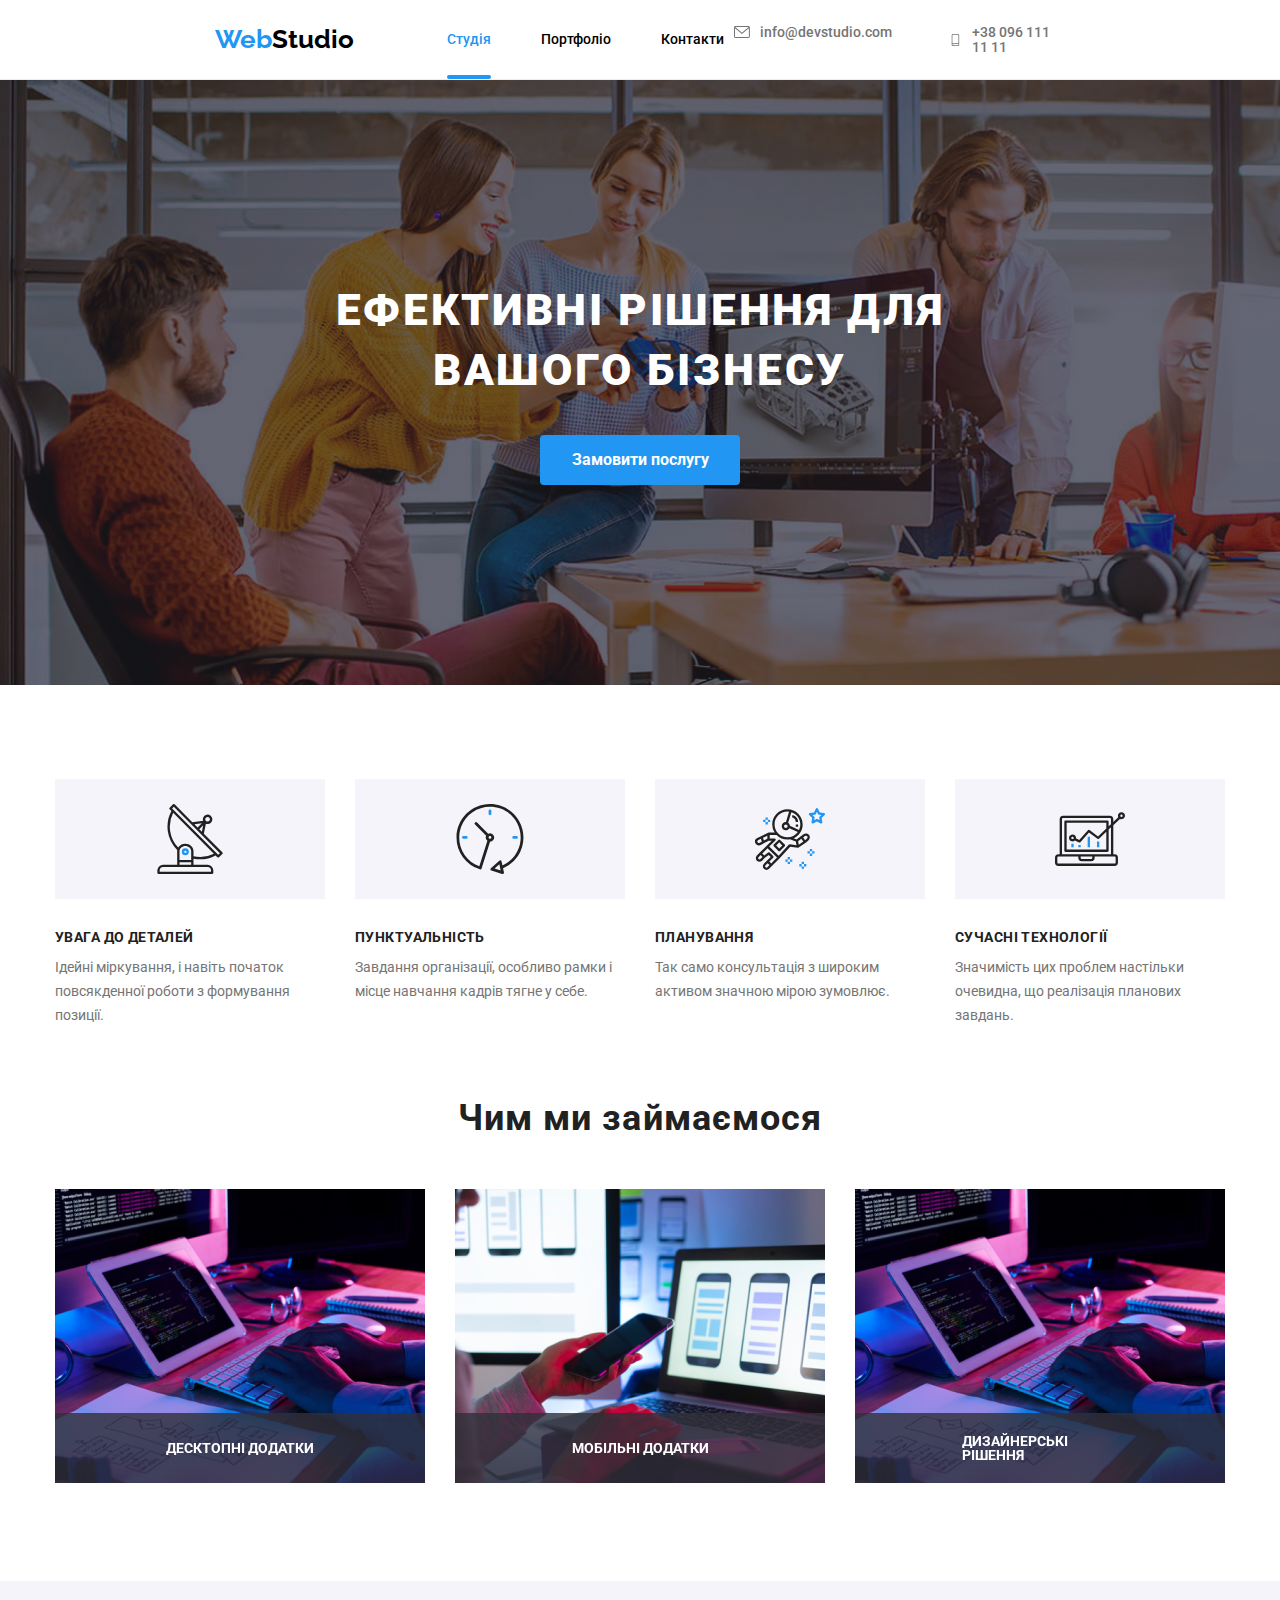
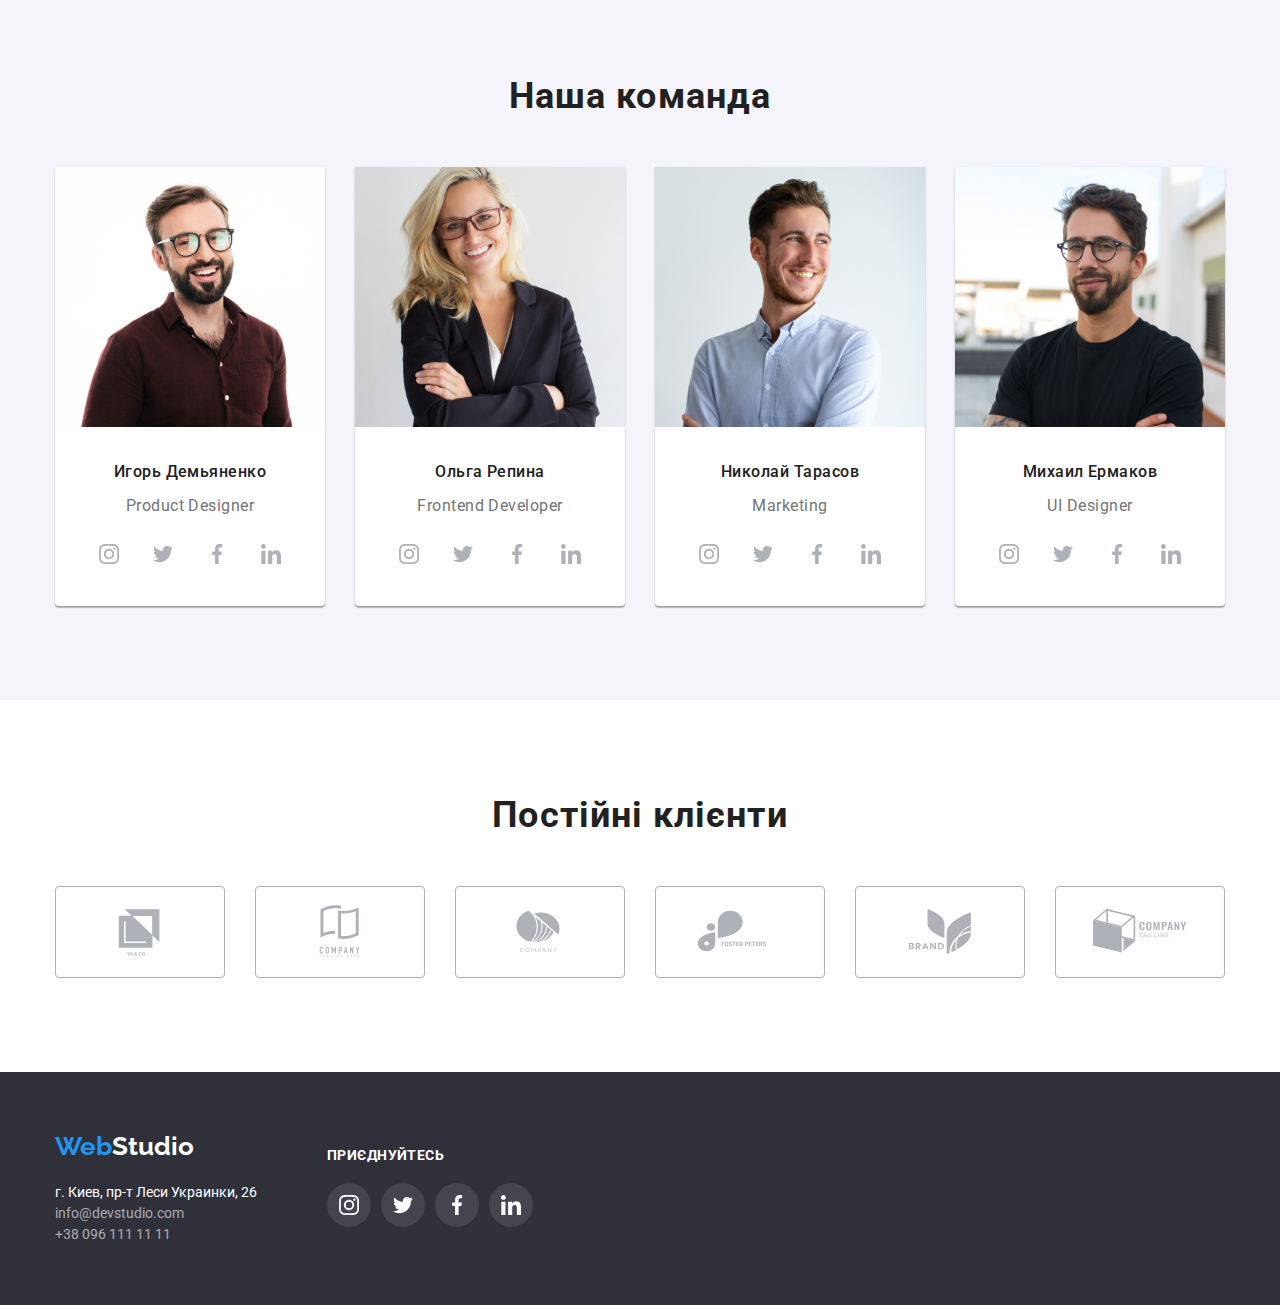
<file: index.html>
<!DOCTYPE html>
<html lang="ru">
  <head>
    <meta charset="UTF-8" />
    <meta http-equiv="X-UA-Compatible" content="IE=edge" />
    <meta name="viewport" content="width=device-width, initial-scale=1.0" />

    <link rel="preconnect" href="https://fonts.googleapis.com" />
    <link rel="preconnect" href="https://fonts.gstatic.com" crossorigin />
    <link
      href="https://fonts.googleapis.com/css2?family=Raleway:wght@400;500;700;900&family=Roboto:wght@500;700;900&display=swap"
      rel="stylesheet"
    />
    <link
      href="https://fonts.googleapis.com/css2?family=Raleway:wght@400;500;700;900&family=Roboto"
      rel="stylesheet"
    />
    <link
      rel="stylesheet"
      href="https://cdn.jsdelivr.net/npm/modern-normalize@1.1.0/modern-normalize.min.css"
    />

    <link rel="stylesheet" href="./css/style.css" />
    <title>MainPage</title>
  </head>
  <body>
    <!-- H E A D E R -->
    <header class="page-header-container">
      <nav class="page-nav">
        <a href="" class="logo">Web<span>Studio</span></a>
        <ul class="site-nav1">
          <li>
            <a href="./index.html" class="site-nav current">Студія</a>
          </li>
          <li>
            <a href="./portfolio.html" class="site-nav">Портфоліо</a>
          </li>
          <!-- <li class="menu-item"> -->
          <li><a href="" class="site-nav">Контакти</a></li>
        </ul>
        <ul class="contact-nav">
          <li class="contact-items">
            <a href="mailto:info@devstudio.com" class="site-nav-contact-header">
              <svg class="header-links-svg" width="16" height="12">
                <use href="./img/sprite.svg#icon-envelope"></use>
              </svg>
              info@devstudio.com</a
            >
          </li>
          <li class="contact-items">
            <a href="tel:0961111111" class="site-nav-contact-header tel">
              <svg class="header-links-svg" width="16" height="12">
                <use href="./img/sprite.svg#icon-smartphone"></use>
              </svg>
              +38 096 111 11 11</a
            >
          </li>
        </ul>
      </nav>
    </header>
    <main>
      <!-- H E R O -->
      <section>
        <div class="HERO">
          <!-- <div class="container-hero"> -->
          <h1 class="mainhead">Ефективні рішення для вашого бізнесу</h1>
          <!-- </button> -->
          <button data-modal-open class="buttons-head-main">
            Замовити послугу
          </button>
          <!-- MODALKA -->
          <div class="backdrop is-hidden" data-modal>
            <div class="modal">
              <button data-modal-close class="data-modal-close-button">
                <svg width="18" height="18">
                  <use href="./img/sprite.svg#icon-close-modal"></use>
                </svg>
              </button>
            </div>
          </div>

          <!-- </button> -->
        </div>
      </section>
      <!-- P E R E V A G I -->
      <section class="section pading-boton-0">
        <div class="container">
          <h2 class="visually-hidden">преимущества</h2>
          <ul class="all-perevagi">
            <li class="perevaga">
              <div class="perevaga-svg">
                <svg width="70" height="70">
                  <use href="./img/sprite.svg#icon-antenna"></use>
                </svg>
              </div>

              <h3 class="h3main-page">УВАГА ДО ДЕТАЛЕЙ</h3>
              <p class="p-mainpage">
                Ідейні міркування, і навіть початок повсякденної роботи з
                формування позиції.
              </p>
            </li>

            <li class="perevaga">
              <div class="perevaga-svg">
                <svg width="70" height="70">
                  <use href="./img/sprite.svg#icon-clock"></use>
                </svg>
              </div>
              <h3 class="h3main-page">ПУНКТУАЛЬНІСТЬ</h3>
              <p class="p-mainpage">
                Завдання організації, особливо рамки і місце навчання кадрів
                тягне у себе.
              </p>
            </li>

            <li class="perevaga">
              <div class="perevaga-svg">
                <svg width="70" height="70">
                  <use href="./img/sprite.svg#icon-astronaut"></use>
                </svg>
              </div>
              <h3 class="h3main-page">ПЛАНУВАННЯ</h3>
              <p class="p-mainpage">
                Так само консультація з широким активом значною мірою зумовлює.
              </p>
            </li>

            <li class="perevaga">
              <div class="perevaga-svg">
                <svg width="70" height="70">
                  <use href="./img/sprite.svg#icon-diagram"></use>
                </svg>
              </div>
              <h3 class="h3main-page">СУЧАСНІ ТЕХНОЛОГІЇ</h3>
              <p class="p-mainpage">
                Значимість цих проблем настільки очевидна, що реалізація
                планових завдань.
              </p>
            </li>
          </ul>
        </div>
      </section>
      <!-- C H I M  M I Z A U M A E M O S  -->
      <section class="section">
        <div class="container">
          <h2 class="h2-mainpage">Чим ми займаємося</h2>

          <ul class="what_we_doing">
            <li class="menu-item-1">
              <img src="./img/box_1.jpeg" width="370" alt="box1" />
              <p class="overlay-what_we_doing">ДЕСКТОПНІ ДОДАТКИ</p>
            </li>
            <li class="menu-item-1">
              <img src="./img/box_2.jpeg" width="370" alt="box2" />
              <p class="overlay-what_we_doing">МОБІЛЬНІ ДОДАТКИ</p>
            </li>
            <li class="menu-item-1">
              <img src="./img/box_1.jpeg" width="370" alt="box3" />
              <p class="overlay-what_we_doing">ДИЗАЙНЕРСЬКІ РІШЕННЯ</p>
            </li>
          </ul>
        </div>
      </section>

      <!-- C O M A N D A -->
      <section class="team section">
        <!-- div що описує весь section comandi -->
        <div class="container">
          <h2 class="h2-mainpage">Наша команда</h2>

          <ul class="what_we_doing">
            <li>
              <div class="card">
                <img
                  class="img"
                  src="./img/team_card1.jpg"
                  width="270"
                  alt="Фото Игоря Демьяненко "
                />
                <div class="posterr">
                  <h3 class="h3titleposter">Игорь Демьяненко</h3>
                  <p lang="en" class="opisposter">Product Designer</p>
                  <ul class="social-list">
                    <li>
                      <a href="" class="social-link">
                        <svg class="social-icon" width="20" height="20">
                          <use href="./img/sprite.svg#icon-instagram-2"></use>
                        </svg>
                      </a>
                    </li>
                    <li>
                      <a href="" class="social-link">
                        <svg width="20" height="20" class="social-icon">
                          <use href="./img/sprite.svg#icon-twitter-1"></use>
                        </svg>
                      </a>
                    </li>
                    <li>
                      <a href="" class="social-link">
                        <svg width="20" height="20" class="social-icon">
                          <use href="./img/sprite.svg#icon-facebook-1"></use>
                        </svg>
                      </a>
                    </li>
                    <li>
                      <a href="" class="social-link">
                        <svg width="20" height="20" class="social-icon">
                          <use href="./img/sprite.svg#icon-linkedin-1"></use>
                        </svg>
                      </a>
                    </li>
                  </ul>
                </div>
              </div>
            </li>
            <li>
              <div class="card">
                <img
                  class="img"
                  src="./img/team_card2.jpg"
                  width="270"
                  alt="Фото Ольга Репина"
                />
                <div class="posterr">
                  <h3 class="h3titleposter">Ольга Репина</h3>
                  <p lang="en" class="opisposter">Frontend Developer</p>
                  <ul class="social-list">
                    <li>
                      <a href="" class="social-link">
                        <svg class="social-icon" width="20" height="20">
                          <use href="./img/sprite.svg#icon-instagram-2"></use>
                        </svg>
                      </a>
                    </li>
                    <li>
                      <a href="" class="social-link">
                        <svg width="20" height="20" class="social-icon">
                          <use href="./img/sprite.svg#icon-twitter-1"></use>
                        </svg>
                      </a>
                    </li>
                    <li>
                      <a href="" class="social-link">
                        <svg width="20" height="20" class="social-icon">
                          <use href="./img/sprite.svg#icon-facebook-1"></use>
                        </svg>
                      </a>
                    </li>
                    <li>
                      <a href="" class="social-link">
                        <svg width="20" height="20" class="social-icon">
                          <use href="./img/sprite.svg#icon-linkedin-1"></use>
                        </svg>
                      </a>
                    </li>
                  </ul>
                </div>
              </div>
            </li>

            <li>
              <div class="card">
                <img
                  class="img"
                  src="./img/team_card3.jpg"
                  width="270"
                  alt="Фото Николай Тарасов"
                />
                <div class="posterr">
                  <h3 class="h3titleposter">Николай Тарасов</h3>
                  <p lang="en" class="opisposter">Marketing</p>
                  <ul class="social-list">
                    <li>
                      <a href="" class="social-link">
                        <svg class="social-icon" width="20" height="20">
                          <use href="./img/sprite.svg#icon-instagram-2"></use>
                        </svg>
                      </a>
                    </li>
                    <li>
                      <a href="" class="social-link">
                        <svg width="20" height="20" class="social-icon">
                          <use href="./img/sprite.svg#icon-twitter-1"></use>
                        </svg>
                      </a>
                    </li>
                    <li>
                      <a href="" class="social-link">
                        <svg width="20" height="20" class="social-icon">
                          <use href="./img/sprite.svg#icon-facebook-1"></use>
                        </svg>
                      </a>
                    </li>
                    <li>
                      <a href="" class="social-link">
                        <svg width="20" height="20" class="social-icon">
                          <use href="./img/sprite.svg#icon-linkedin-1"></use>
                        </svg>
                      </a>
                    </li>
                  </ul>
                </div>
              </div>
            </li>
            <li>
              <div class="card">
                <img
                  class="img"
                  src="./img/team_card4.jpg"
                  width="270"
                  alt="Фото Михаил Ермаков"
                />
                <div class="posterr">
                  <h3 class="h3titleposter">Михаил Ермаков</h3>
                  <p lang="en" class="opisposter">UI Designer</p>
                  <ul class="social-list">
                    <li>
                      <a href="" class="social-link">
                        <svg width="20" height="20" class="social-icon">
                          <use href="./img/sprite.svg#icon-instagram-2"></use>
                        </svg>
                      </a>
                    </li>
                    <li>
                      <a href="" class="social-link">
                        <svg width="20" height="20" class="social-icon">
                          <use href="./img/sprite.svg#icon-twitter-1"></use>
                        </svg>
                      </a>
                    </li>
                    <li>
                      <a href="" class="social-link">
                        <svg width="20" height="20" class="social-icon">
                          <use href="./img/sprite.svg#icon-facebook-1"></use>
                        </svg>
                      </a>
                    </li>
                    <li>
                      <a href="" class="social-link">
                        <svg width="20" height="20" class="social-icon">
                          <use href="./img/sprite.svg#icon-linkedin-1"></use>
                        </svg>
                      </a>
                    </li>
                  </ul>
                </div>
              </div>
            </li>
          </ul>
        </div>
      </section>

      <!-- C U S T O M E R S -->

      <section class="section">
        <div class="container">
          <h2 class="h2-mainpage">Постійні клієнти</h2>
          <!--what_we_doing універсальний клас для задання gap  -->

          <ul class="what_we_doing">
            <li>
              <a href="" class="bordericon">
                <svg width="106" height="60" class="svg-customer">
                  <use href="./img/sprite.svg#icon-customers-1"></use>
                </svg>
              </a>
            </li>

            <li>
              <a href="" class="bordericon">
                <svg width="106" height="60" class="svg-customer">
                  <use href="./img/sprite.svg#icon-customers-2"></use>
                </svg>
              </a>
            </li>
            <li>
              <a href="" class="bordericon">
                <svg width="106" height="60" class="svg-customer">
                  <use href="./img/sprite.svg#icon-customers-3"></use>
                </svg>
              </a>
            </li>
            <li>
              <a href="" class="bordericon">
                <svg width="106" height="60" class="svg-customer">
                  <use href="./img/sprite.svg#icon-customers-4"></use>
                </svg>
              </a>
            </li>
            <li>
              <a href="" class="bordericon">
                <svg width="106" height="60" class="svg-customer">
                  <use href="./img/sprite.svg#icon-customers-5"></use>
                </svg>
              </a>
            </li>
            <li>
              <a href="" class="bordericon">
                <svg width="106" height="60" class="svg-customer">
                  <use href="./img/sprite.svg#icon-customers-6"></use>
                </svg>
              </a>
            </li>
          </ul>
        </div>
      </section>
    </main>

    <!-- F  O  O  T  E  R  -->
    <footer class="footer">
      <div class="container">
        <!-- <a href="" class="logo_end">Web<span>Studio</span></a> -->
        <ul class="flegap">
          <li>
            <address>
              <a href="./index.html" class="logo_end">Web<span>Studio</span></a>
              <ul>
                <li>
                  <a
                    href="https://goo.gl/maps/dvbGAmBfhwLZCgSV6"
                    target="_blank"
                    rel="noopener noreferrer"
                    class="adress"
                    >г. Киев, пр-т Леси Украинки, 26</a
                  >
                </li>
                <li>
                  <a
                    href="mailto:info@devstudio.com"
                    class="site-nav-contact-footer"
                    >info@devstudio.com</a
                  >
                </li>
                <li>
                  <a href="tel:0961111111" class="site-nav-contact-footer"
                    >+38 096 111 11 11</a
                  >
                </li>
              </ul>
            </address>
          </li>

          <!-- social network -->
          <li>
            <div class="join_in">
              <h3 class="h3foot">ПРИЄДНУЙТЕСЬ</h3>
              <ul class="social-list">
                <li>
                  <a href="" class="social-list-link-footer">
                    <svg width="20" height="20" class="social-link-icon-footer">
                      <use href="./img/sprite.svg#icon-instagram-2"></use>
                    </svg>
                  </a>
                </li>
                <li>
                  <a href="" class="social-list-link-footer">
                    <svg width="20" height="20" class="social-link-icon-footer">
                      <use href="./img/sprite.svg#icon-twitter-1"></use>
                    </svg>
                  </a>
                </li>
                <li>
                  <a href="" class="social-list-link-footer">
                    <svg width="20" height="20" class="social-link-icon-footer">
                      <use href="./img/sprite.svg#icon-facebook-1"></use>
                    </svg>
                  </a>
                </li>
                <li>
                  <a href="" class="social-list-link-footer">
                    <svg width="20" height="20" class="social-link-icon-footer">
                      <use href="./img/sprite.svg#icon-linkedin-1"></use>
                    </svg>
                  </a>
                </li>
              </ul>
            </div>
          </li>
        </ul>
      </div>
    </footer>

    <script src="./JS/modal.js"></script>
  </body>
</html>
</file>
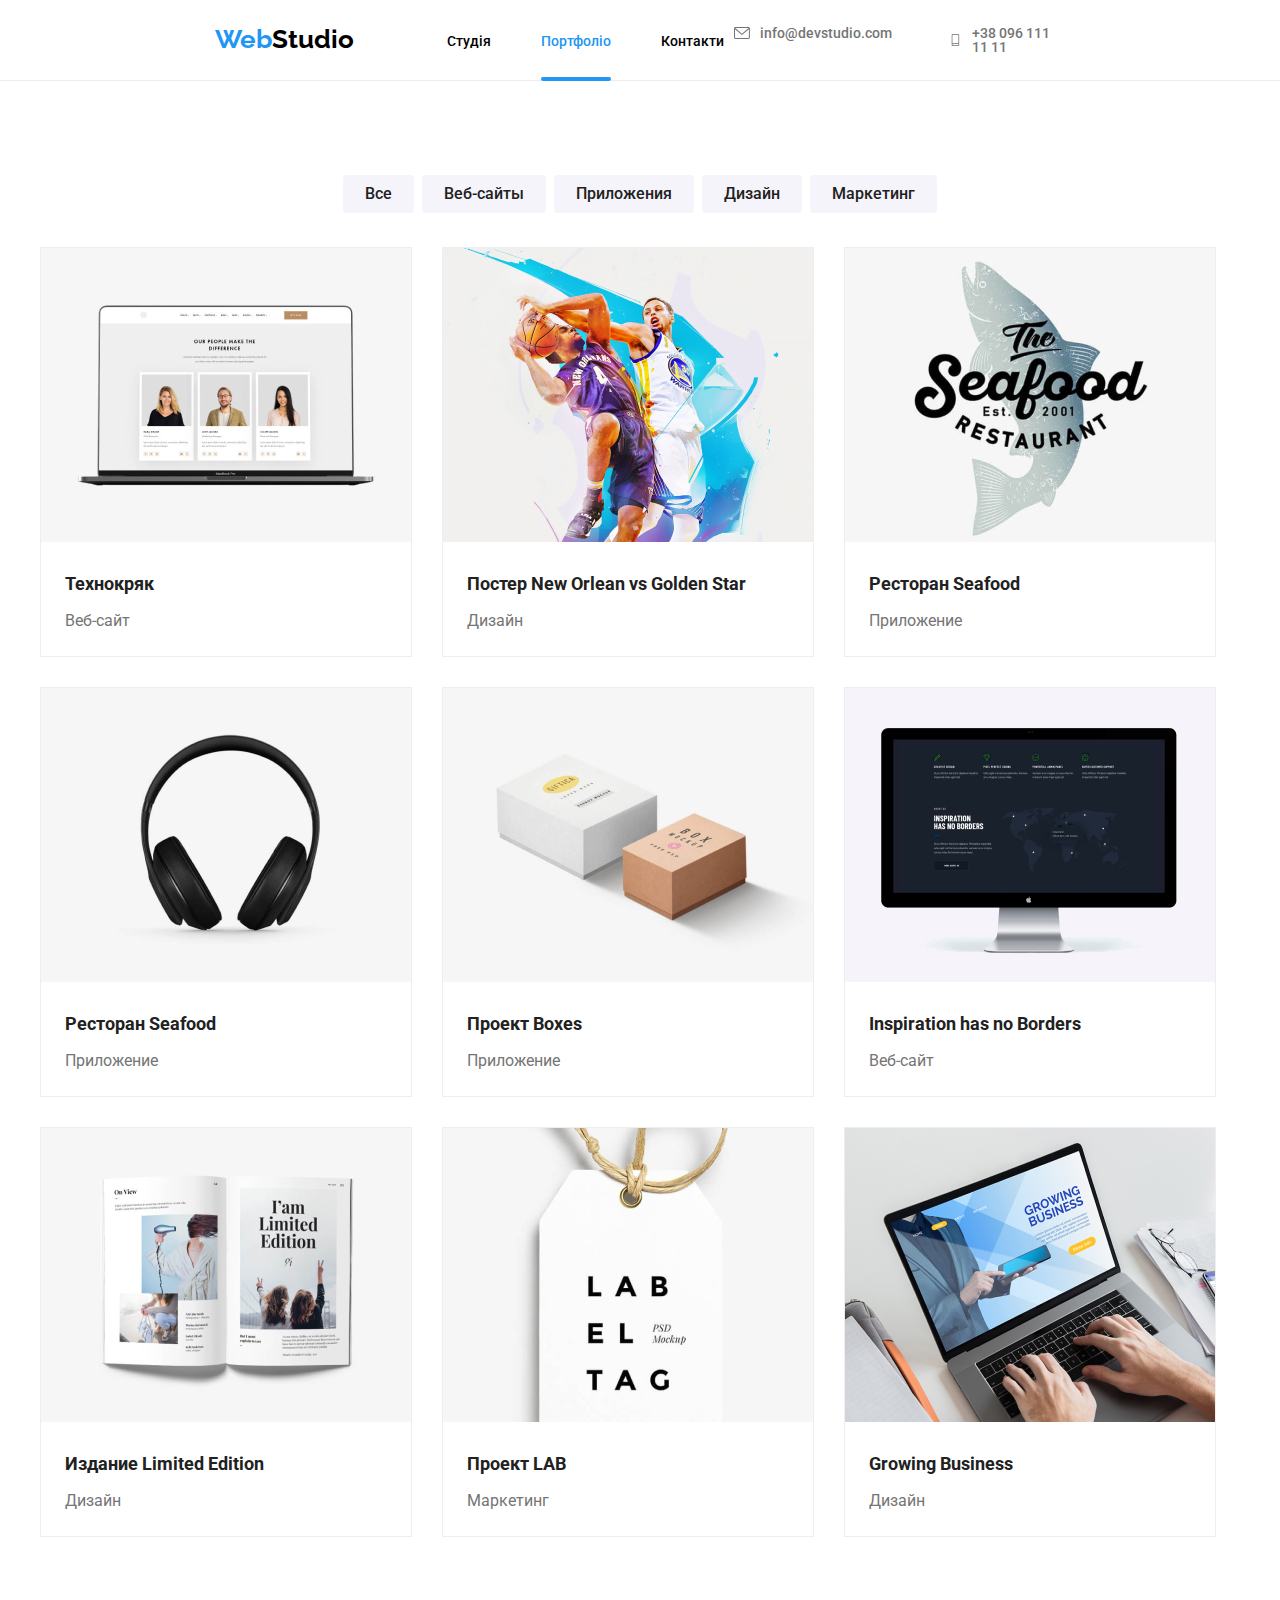
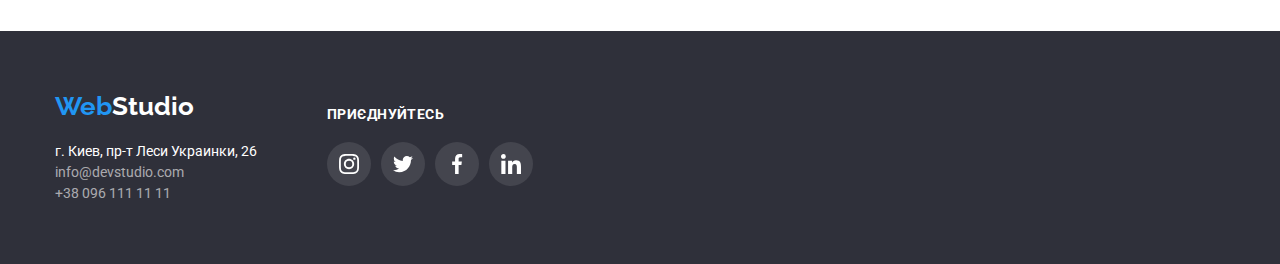
<file: portfolio.html>
<!DOCTYPE html>
<html lang="ru">
  <head>
    <meta charset="UTF-8" />
    <meta http-equiv="X-UA-Compatible" content="IE=edge" />
    <meta name="viewport" content="width=device-width, initial-scale=1.0" />
    <link rel="preconnect" href="https://fonts.googleapis.com" />
    <link rel="preconnect" href="https://fonts.gstatic.com" crossorigin />
    <link
      href="https://fonts.googleapis.com/css2?family=Raleway:wght@400;500;700;900&family=Roboto:wght@500;700;900&display=swap"
      rel="stylesheet"
    />
    <link
      href="https://fonts.googleapis.com/css2?family=Raleway:wght@400;500;700;900&family=Roboto"
      rel="stylesheet"
    />

    <link rel="stylesheet" href="./css/style.css" />
    <title>portfolio</title>
  </head>

  <!-- head of page-->
  <body>
    <header class="page-header-container">
      <nav class="page-nav">
        <a href="" class="logo">Web<span>Studio</span></a>
        <ul class="site-nav1">
          <li>
            <a href="./index.html" class="site-nav">Студія</a>
          </li>
          <li>
            <a href="./portfolio.html" class="site-nav current">Портфоліо</a>
          </li>
          <!-- <li class="menu-item"> -->
          <li><a href="" class="site-nav">Контакти</a></li>
        </ul>
        <ul class="contact-nav">
          <li class="contact-items">
            <a href="mailto:info@devstudio.com" class="site-nav-contact-header">
              <svg class="header-links-svg" width="16" height="12">
                <use href="./img/sprite.svg#icon-envelope"></use>
              </svg>
              info@devstudio.com</a
            >
          </li>
          <li class="contact-items">
            <a href="tel:0961111111" class="site-nav-contact-header tel">
              <svg class="header-links-svg" width="16" height="12">
                <use href="./img/sprite.svg#icon-smartphone"></use>
              </svg>
              +38 096 111 11 11</a
            >
          </li>
        </ul>
      </nav>
    </header>
    <main>
      <!-- menu of types  -->
      <section class="main-portfolio">
        <h1 class="visually-hidden">navigation</h1>
        <!--filters  -->
        <div class="container1">
          <ul class="filters">
            <li class="spisok-button">
              <button type="button" class="buttons-head">Все</button>
            </li>
            <li class="spisok-button">
              <button type="button" class="buttons-head">Веб-сайты</button>
            </li>
            <li class="spisok-button">
              <button type="button" class="buttons-head">Приложения</button>
            </li>
            <li class="spisok-button">
              <button type="button" class="buttons-head">Дизайн</button>
            </li>
            <li class="spisok-button">
              <button type="button" class="buttons-head">Маркетинг</button>
            </li>
          </ul>

          <!-- <p class="visually-hidden">kind-of-work</p> -->

          <ul class="cards-1">
            <li class="cardmain">
              <a href="" class="cardmain-link-wrapper">
                <div class="cardmain-img-wrapper">
                  <p class="overlay">
                    Ресурс пропонує комплексні пропозиції з різним рівнем
                    функціоналу та сервісів. Все це дозволить відвідувачу
                    отримати вичерпні відомості про компанію чи приватну особу.
                  </p>
                  <img src="./img/img.jpg" width="370" alt="Технокряк" />
                </div>
                <div class="card-2">
                  <h2 class="Portfolio-name-card">Технокряк</h2>
                  <p class="type-of-work">Веб-сайт</p>
                </div>
              </a>
            </li>
            <li class="cardmain">
              <a href="" class="cardmain-link-wrapper">
                <div class="cardmain-img-wrapper">
                  <p class="overlay">
                    Ресурс пропонує комплексні пропозиції з різним рівнем
                    функціоналу та сервісів. Все це дозволить відвідувачу
                    отримати вичерпні відомості про компанію чи приватну особу.
                  </p>
                  <img
                    src="./img/img-2.jpg"
                    width="370"
                    alt="Фото гри в баскетбол"
                  />
                </div>
                <div class="card-2">
                  <h2 class="Portfolio-name-card">
                    Постер New Orlean vs Golden Star
                  </h2>
                  <p class="type-of-work">Дизайн</p>
                </div>
              </a>
            </li>
            <li class="cardmain">
              <a href="" class="cardmain-link-wrapper">
                <div class="cardmain-img-wrapper">
                  <p class="overlay">
                    Ресурс пропонує комплексні пропозиції з різним рівнем
                    функціоналу та сервісів. Все це дозволить відвідувачу
                    отримати вичерпні відомості про компанію чи приватну особу.
                  </p>
                  <img
                    src="./img/img-3.jpg"
                    width="370"
                    alt="Емблема ресторану Seafood"
                  />
                </div>
                <div class="card-2">
                  <h2 class="Portfolio-name-card">Ресторан Seafood</h2>
                  <p class="type-of-work">Приложение</p>
                </div>
              </a>
            </li>
            <li class="cardmain">
              <a href="" class="cardmain-link-wrapper">
                <div class="cardmain-img-wrapper">
                  <p class="overlay">
                    Ресурс пропонує комплексні пропозиції з різним рівнем
                    функціоналу та сервісів. Все це дозволить відвідувачу
                    отримати вичерпні відомості про компанію чи приватну особу.
                  </p>
                  <img
                    src="./img/img-4.jpg"
                    width="370"
                    alt="Фото великих навушників"
                  />
                </div>
                <div class="card-2">
                  <h2 class="Portfolio-name-card">Ресторан Seafood</h2>
                  <p class="type-of-work">Приложение</p>
                </div>
              </a>
            </li>

            <li class="cardmain">
              <a href="" class="cardmain-link-wrapper">
                <div class="cardmain-img-wrapper">
                  <p class="overlay">
                    Ресурс пропонує комплексні пропозиції з різним рівнем
                    функціоналу та сервісів. Все це дозволить відвідувачу
                    отримати вичерпні відомості про компанію чи приватну особу.
                  </p>
                  <img
                    src="./img/img-5.jpg"
                    width="370"
                    alt="Фото 2-х коробок"
                  />
                </div>
                <div class="card-2">
                  <h2 class="Portfolio-name-card">Проект Boxes</h2>
                  <p class="type-of-work">Приложение</p>
                </div>
              </a>
            </li>

            <li class="cardmain">
              <a href="" class="cardmain-link-wrapper">
                <div class="cardmain-img-wrapper">
                  <p class="overlay">
                    Ресурс пропонує комплексні пропозиції з різним рівнем
                    функціоналу та сервісів. Все це дозволить відвідувачу
                    отримати вичерпні відомості про компанію чи приватну особу.
                  </p>
                  <img
                    src="./img/img-6.jpg"
                    width="370"
                    alt="Фото плоского монітору"
                  />
                </div>
                <div class="card-2">
                  <h2 class="Portfolio-name-card">
                    Inspiration has no Borders
                  </h2>
                  <p class="type-of-work">Веб-сайт</p>
                </div>
              </a>
            </li>

            <li class="cardmain">
              <a href="" class="cardmain-link-wrapper">
                <div class="cardmain-img-wrapper">
                  <p class="overlay">
                    Ресурс пропонує комплексні пропозиції з різним рівнем
                    функціоналу та сервісів. Все це дозволить відвідувачу
                    отримати вичерпні відомості про компанію чи приватну особу.
                  </p>
                  <img
                    src="./img/img-10.jpg"
                    width="370"
                    alt="Фото відкритої книги"
                  />
                </div>

                <div class="card-2">
                  <h2 class="Portfolio-name-card">Издание Limited Edition</h2>
                  <p class="type-of-work">Дизайн</p>
                </div>
              </a>
            </li>

            <li class="cardmain">
              <a href="" class="cardmain-link-wrapper">
                <div class="cardmain-img-wrapper">
                  <p class="overlay">
                    Ресурс пропонує комплексні пропозиції з різним рівнем
                    функціоналу та сервісів. Все це дозволить відвідувачу
                    отримати вичерпні відомості про компанію чи приватну особу.
                  </p>
                  <img src="./img/img-8.jpg" width="370" alt="Фото бірки" />
                </div>
                <div class="card-2">
                  <h2 class="Portfolio-name-card">Проект LAB</h2>
                  <p class="type-of-work">Маркетинг</p>
                </div>
              </a>
            </li>

            <li class="cardmain">
              <a href="" class="cardmain-link-wrapper">
                <div class="cardmain-img-wrapper">
                  <p class="overlay">
                    Ресурс пропонує комплексні пропозиції з різним рівнем
                    функціоналу та сервісів. Все це дозволить відвідувачу
                    отримати вичерпні відомості про компанію чи приватну особу.
                  </p>

                  <img
                    src="./img/img-9.jpg"
                    width="370"
                    alt="Фото роботи на ноутбуці"
                  />
                </div>

                <div class="card-2">
                  <h2 class="Portfolio-name-card">Growing Business</h2>
                  <p class="type-of-work">Дизайн</p>
                </div>
              </a>
            </li>
          </ul>
        </div>
      </section>
    </main>

    <!-- F  O  O  T  E  R  -->
    <footer class="footer">
      <div class="container">
        <!-- <a href="" class="logo_end">Web<span>Studio</span></a> -->
        <ul class="flegap">
          <li>
            <address>
              <a href="./index.html" class="logo_end">Web<span>Studio</span></a>
              <ul>
                <li>
                  <a
                    href="https://goo.gl/maps/dvbGAmBfhwLZCgSV6"
                    target="_blank"
                    rel="noopener noreferrer"
                    class="adress"
                    >г. Киев, пр-т Леси Украинки, 26</a
                  >
                </li>
                <li>
                  <a
                    href="mailto:info@devstudio.com"
                    class="site-nav-contact-footer"
                    >info@devstudio.com</a
                  >
                </li>
                <li>
                  <a href="tel:0961111111" class="site-nav-contact-footer"
                    >+38 096 111 11 11</a
                  >
                </li>
              </ul>
            </address>
          </li>

          <!-- social network -->
          <li>
            <div class="join_in">
              <h3 class="h3foot">ПРИЄДНУЙТЕСЬ</h3>
              <ul class="social-list">
                <li>
                  <a href="" class="social-list-link-footer">
                    <svg width="20" height="20" class="social-link-icon-footer">
                      <use href="./img/sprite.svg#icon-instagram-2"></use>
                    </svg>
                  </a>
                </li>
                <li>
                  <a href="" class="social-list-link-footer">
                    <svg width="20" height="20" class="social-link-icon-footer">
                      <use href="./img/sprite.svg#icon-twitter-1"></use>
                    </svg>
                  </a>
                </li>
                <li>
                  <a href="" class="social-list-link-footer">
                    <svg width="20" height="20" class="social-link-icon-footer">
                      <use href="./img/sprite.svg#icon-facebook-1"></use>
                    </svg>
                  </a>
                </li>
                <li>
                  <a href="" class="social-list-link-footer">
                    <svg width="20" height="20" class="social-link-icon-footer">
                      <use href="./img/sprite.svg#icon-linkedin-1"></use>
                    </svg>
                  </a>
                </li>
              </ul>
            </div>
          </li>
        </ul>
      </div>
    </footer>
  </body>
</html>
</file>
<file: css/style.css>
/* P A G E  I N D E X . H T M L */
/* PAGE PORTFOLIO */
/* palitra:
колір основного тексту: color: #000 - primary-text-color
колір вторичного тексту: #212121  - h2-text-color
колір посилань:  color: #2196f3
колір посилань(номер тел. пошта): #757575


бекграунт колор секцій переваги та what_we_doing:
#E5E5E5



футер:
лого: 
rgba(33, 150, 243, 1)
rgba(255, 255, 255, 1)
адреса: 
rgba(255, 255, 255, 1)
колір  посилань(номер тел. пошта)-
rgba(255, 255, 255, 0.6)
*/
h1,
h2,
h3,
h4,
p {
  margin-top: 0;
  margin-bottom: 0;
}
ul,
ol {
  margin-top: 0;
  margin-bottom: 0;
  padding-left: 0;
}
.img {
  width: 270px;
  height: 260px;
}
button {
  cursor: pointer;
}
:root {
  --primary-text-color: #000;
  --h2-h3-text-color: #212121;
  --logo-color: #2196f3;
  --color-link: #757575;
  --back-ground-color: rgba(47, 48, 58);
  --white-main-color: #ffffff;
  --back-gtound-key-kolor: #188ce8;
  --icon-fill-color: #afb1b8;
  --back-ground-key-color-foot: rgba(255, 255, 255, 0.1);
}

body {
  color: var(--primary-text-color);
  font-family: "Roboto";
  height: 100%;
  margin: 0px;
  padding: 0px;
}

/* ОФОРМЛЕННЯ */
/* всі контейнери width: 1170px; */
.container {
  width: 1170px;
  margin-left: auto;
  margin-right: auto;
}
.section {
  padding-top: 94px;
  padding-bottom: 94px;
}
.container1 {
  width: 1200px;
  padding-left: 15px;
  padding-right: 15px;
  margin: 0 auto;
}
/* H E A D E R */
.page-header-container {
  border-bottom: Solid 1px #ececec;
  height: 80px;
  max-width: 1600px;
  padding-left: 215px;
  padding-right: 215px;
  display: flex;
  align-items: center;
  justify-content: space-between;
}
.site-nav1 {
  display: flex;
}

.site-nav.current {
  color: var(--logo-color);
  position: relative;
}
.site-nav.current::after {
  position: absolute;
  content: "";
  display: block;
  background-color: var(--logo-color);
  border-radius: 2px;
  width: 100%;
  height: 4px;
  box-sizing: border-box;
  bottom: 0;
  left: 0;
}
/* розсунення елементів навігації */

/* menu-item:not(:last-child) {
  margin-right: 40px;
} */
.page-nav {
  display: flex;
  align-items: center;
  width: 1200px;
  /* justify-content: space-between; */

  margin-left: auto;
  margin-right: auto;
  font-family: "Roboto";
  font-weight: 500;
}

/* класс контакти хедера */
.contact-nav {
  margin-left: auto;
  display: flex;
  /* padding-left: 300px; */
}
.contact-items:not(:last-child) {
  padding-right: 47px;
}

/* посилання на номер телефону та е-mail */
.site-nav-contact-header {
  display: flex;
  color: var(--color-link);
  font-weight: 500;
  font-size: 14px;
  line-height: 102.5625%;
  padding: 32px 0px;
  align-items: center;
  transition: color 750ms cubic-bezier(0.4, 0, 0.2, 1);
}
.site-nav-contact-header::before {
  content: "";
  margin-right: 10px;
}
.site-nav-contact-header:hover,
.site-nav-contact-header:focus {
  color: var(--logo-color);
}

/* покраска SVG при ховері і фокусі */
.site-nav-contact-header:hover .header-links-svg,
.site-nav-contact-header:focus .header-links-svg {
  fill: var(--logo-color);
}

/* SVG */
.header-links-svg {
  fill: var(--color-link);
  display: flex;
  justify-content: center;
  margin-right: 10px;
  transition-property: fill;
  transition-duration: 1000ms;
  transition-timing-function: cubic-bezier(0.4, 0, 0.2, 1);
}

.perevaga-svg {
  display: flex;
  justify-content: center;
  align-items: center;
  width: 270px;
  height: 120px;
  background-color: #f5f4fa;
}
/* -------END--HEADER------------------------- */

/* всі контейнери width: 1600px; */
.wide {
  max-width: 1630px;
}
/* КІНЕЦЬ ОФОРМЛЕННЯ */

/* <!------------- HERO класс області ----------> */
.HERO {
  background-image: linear-gradient(
      rgba(47, 48, 58, 0.4),
      rgba(47, 48, 58, 0.4)
    ),
    url(../img/Img-14.jpg);
  background-size: cover;
  background-color: var(--back-ground-color);
  max-width: 1600px;
  /* height: 600px; */
  margin: 0 auto;
  padding: 200px 0px;
}

.mainhead {
  display: flex;
  text-align: center;
  height: 120px;
  color: var(--white-main-color);
  justify-content: center;
  letter-spacing: 0.06em;
  line-height: 1.37;
  text-transform: uppercase;
  font-size: 44px;
  font-weight: 900;
  margin: 0 auto;

  margin-bottom: 35px;
  max-width: 695px;
  align-items: center;
  /* font-style: normal; */
}
/* Кнопка HERO */
.buttons-head-main {
  display: flex;
  background-color: var(--logo-color);
  color: var(--white-main-color);
  width: 200px;
  height: 50px;
  border: var(--back-ground-color);
  /* left: 700px;
  top: 430px; */
  font-family: "Roboto";
  font-style: normal;
  font-weight: 700;
  font-size: 16px;
  margin: 0 auto;
  align-items: center;
  justify-content: center;
  border-radius: 4px;
  transition: background-color 250ms cubic-bezier(0.4, 0, 0.2, 1);
}
.buttons-head-main:hover,
.buttons-head-main:focus {
  background-color: var(--back-gtound-key-kolor);
}

/* оформлення h3 та опису */

.all-perevagi {
  display: flex;
  gap: 30px;
  /* justify-content: space-between; */
  /* padding-top: 94px;
  padding-bottom: 94px; */
}
/* загальний клас для розміщення переваг */
.team {
  background-color: #f5f4fa;
}
.perevaga {
  /* display: flex; */
  /* padding-right: 30px; */
  width: 270px;
  height: 224px;
}

.h3main-page {
  color: var(--h2-h3-text-color);
  /* font-family: "Roboto"; */
  font-style: normal;
  font-weight: 700;
  font-size: 14px;
  line-height: 16px;
  letter-spacing: 0.03em;
  text-transform: uppercase;
  display: flex;
  margin-bottom: 10px;
  margin-top: 30px;
}
.p-mainpage {
  /* font-family: "Roboto"; */
  display: flex;
  height: 75px;
  font-style: normal;
  font-weight: 400;
  font-size: 14px;
  line-height: 24px;
  color: var(--color-link);
}
/* <!-- C H I M  M I Z A U M A E M O S  --> */

/* оформленян h2 чим ми займаємось */

.h2-mainpage {
  /* font-family: "Roboto"; */
  display: flex;
  margin-bottom: 50px;
  justify-content: center;
  font-style: normal;
  font-weight: 700;
  font-size: 36px;
  line-height: 42px;
  letter-spacing: 0.03em;
  color: var(--h2-h3-text-color);
}
.what_we_doing {
  display: flex;
  gap: 30px;
}
.menu-item-1 {
  position: relative;
}

.overlay-what_we_doing {
  position: absolute;
  left: 0;
  top: 75%;
  display: flex;
  width: 100%;
  height: 70px;
  color: var(--white-main-color);
  background-color: rgba(47, 48, 58, 0.8);
  font-family: "Roboto";
  font-weight: 700;
  font-style: normal;
  font-size: 14px;
  line-height: 16px;
  line-height: 100%;
  padding: 27px 107px;
  align-items: center;
  justify-content: center;
}
/* <!-- C O M A N D A --> */
/* оформлення заголовків постерів та опису */

/* фон */
.comanda {
  display: flex;
  justify-content: space-between;
  padding-top: 94px;
  background-color: #f5f4fa;
}
/* класс для заголовка H2 НАША КОМАНДА */
.down {
  padding-top: 94px;
  padding-bottom: 50px;
}
.posterr {
  padding: 30px;
  text-align: center;
}

/* клас всіх карток */
.kartoteka {
  justify-content: space-between;
}

/* учасники */
/* класс постер */
.poster {
  width: 270px;
  height: 368px;
  background-color: #ffffff;
  box-shadow: 0px 1px 3px rgba(0, 0, 0, 0.12), 0px 1px 1px rgba(0, 0, 0, 0.14),
    0px 2px 1px rgba(0, 0, 0, 0.2);
  border-radius: 0px 0px 4px 4px;
  text-align: center;
}
.poster:not(:last-child) {
  margin-right: 40px;
}
/* фото */

.member-team {
  width: 1170px;
  height: 368px;
  display: flex;
  justify-content: space-between;
}

/* ,імя, */

.h3titleposter {
  font-style: normal;
  font-weight: 500;
  font-size: 16px;
  line-height: 19px;
  margin-bottom: 10px;
  letter-spacing: 0.03em;
  color: var(--h2-h3-text-color);
}
/* чим замається */
.opisposter {
  margin-top: 16px;
  /* justify-content: center;
  font-style: normal; */
  font-weight: 400;
  font-size: 16px;
  line-height: 1.18;
  letter-spacing: 0.03em;
  color: var(--color-link);
  margin-bottom: 16px;
}
/* КЛАС ОПИСУ SVG */
.social-list {
  display: flex;
  gap: 10px;
  justify-content: center;
}

/* LINK SOCIAL WEB

  */
.social-link {
  display: flex;
  width: 44px;
  background-color: var(--white-main-color);
  height: 44px;
  border-radius: 50%;
  justify-content: center;
  align-items: center;
  transition: background-color 250ms cubic-bezier(0.4, 0, 0.2, 1);
}
/* клас SVG */

.social-icon {
  fill: var(--icon-fill-color);
  transition: fill 250ms cubic-bezier(0.4, 0, 0.2, 1);
}
.social-link:focus,
.social-link:hover {
  background-color: var(--logo-color);
  fill: var(--white-main-color);
}
.social-link:focus .social-icon,
.social-link:hover .social-icon {
  fill: var(--white-main-color);
}

/* --------------кінець класу постер---------- */

/* -- C U S T O M E R S --> */
.bordericon {
  display: flex;
  border: 1px solid var(--icon-fill-color);
  border-radius: 4px;
  align-items: center;
  justify-content: center;
  width: 170px;
  height: 92px;
  transition: border 250ms cubic-bezier(0.4, 0, 0.2, 1);
}
.bordericon:focus,
.bordericon:hover {
  fill: var(--logo-color);
  border: 1px solid var(--logo-color);
}
.svg-customer {
  fill: var(--icon-fill-color);
  transition: fill 250ms cubic-bezier(0.04, 0, 0.2, 1);
}
.bordericon:focus .svg-customer,
.bordericon:hover .svg-customer {
  fill: var(--logo-color);
}
/* 
.bordericon .svg-customers {
  display: flex;
  border: 1px solid var(--icon-fill-color);
  border-radius: 4px;
  align-items: center;
  justify-content: center;
  width: 170px;
  height: 92px;
  color: var(--icon-fill-color);
  fill: var(--icon-fill-color);
  transition: color 1000ms cubic-bezier(0.4, 0, 0.2, 1);
  transition: fill 1000ms cubic-bezier(0.4, 0, 0.2, 1);
} */
/* .svg-customers {
  fill: var(--icon-fill-color);
  transition: fill 1000ms cubic-bezier(0.4, 0, 0.2, 1);
} */
/* .bordericon:focus,
.bordericon:hover {
   */

/* .bordericon,
.svg-customers:focus .bordericon,
.svg-customers:hover {
  fill: var(--logo-color);
  color: var(--logo-color);
} */
/* <!-- C U S T O M E R S --> */

/* класс приховування */
.visually-hidden {
  position: absolute;
  width: 1px;
  height: 1px;
  padding: 0;
  margin: -1px;
  overflow: hidden;
  clip: rect(0, 0, 0, 0);
  white-space: nowrap;
  border: 0;
}

/* відміняємо крапки списків */
ul {
  list-style: none;
}
/* Скасовуємо підкреслення у посилань */
a {
  text-decoration: none;
  font-style: normal;
}

/* ---------------header, footer--------- */

.logo {
  color: var(--logo-color);
  font-weight: bold;
  font-size: 26px;
  font-family: "Raleway";
  line-height: 190.75%;
  margin-right: 43px;
  transition: color 250ms cubic-bezier(0.4, 0, 0.2, 1);
}
.logo > span {
  color: var(--primary-text-color);
}
.logo:hover,
.logo:focus {
  color: var(--logo-color);
}
/* навігація сайту */
.site-nav {
  color: var(--primary-text-color);
  font-weight: 500;
  font-size: 14px;
  line-height: 100%;
  padding: 32px 0px;
  margin-left: 50px;
  transition: color 250ms cubic-bezier(0.4, 0, 0.2, 1);
}

.site-nav:hover,
.site-nav:focus {
  color: var(--logo-color);
}

.button {
  padding-left: 22px;
  padding-right: 22px;
  padding-top: 6px;
  padding-bottom: 6px;
}
.data-modal-close-button {
  position: absolute;
  top: 10px;
  right: 10px;
  display: flex;
  justify-content: center;
  align-items: center;
  height: 30px;
  width: 30px;
  border-radius: 50%;
  background-color: transparent;
  border: 1px solid rgba(0, 0, 0, 0.1);
  padding: 0;
  transition: 250ms cubic-bezier(0.4, 0, 0.2, 1);
}
.pading-boton-0 {
  padding-bottom: 0px;
}
/* кнопки керування постерами */
.buttons-head {
  color: var(--h2-h3-text-color);
  font-weight: 500;
  font-size: 16px;
  line-height: 26px;
  font-family: "Roboto";
  font-style: normal;
  cursor: pointer;
  border: #ffffff;
  border-radius: 4px;
  background-color: #f5f4fa;
  padding: 6px 22px;
  transition: color 250ms cubic-bezier(0.4, 0, 0.2, 1),
    background-color 250ms cubic-bezier(0.4, 0, 0.2, 1);
  /* transition-property: color 250ms cubic-bezier(0.4, 0, 0.2, 1); */
}
.buttons-head:hover,
.buttons-head:focus {
  color: var(--white-main-color);
  background-color: var(--back-gtound-key-kolor);

  box-shadow: 0px 1px 3px rgba(0, 0, 0, 0.12), 0px 1px 1px rgba(0, 0, 0, 0.14),
    0px 2px 1px rgba(0, 0, 0, 0.2);
  transition: 250ms cubic-bezier(0.4, 0, 0.2, 1);
}

/* задання класу на li кнопок */
.spisok-button:not(:last-child) {
  display: flex;
  margin-right: 8px;
}
.Portfolio-name-card {
  font-family: "Roboto";
  color: var(--h2-h3-text-color);
  font-weight: 700;
  font-size: 18px;
  font-style: normal;
  line-height: 36px;
  text-align: left;
  margin-bottom: 4px;

  /* margin-left: 24px;
  margin-right: 24px; */
}

/* опис постерів */
.type-of-work {
  color: var(--color-link);
  /* font-weight: 400; */
  font-size: 16px;
  line-height: 187.5%;
  text-align: left;
  /* margin-left: 24px;
  margin-right: 24px;
  margin-bottom: 20px; */
}
.card-2 {
  padding-top: 20px;
  padding-left: 24px;
  padding-bottom: 20px;
  padding-right: 24px;
}

/* <!-- F  O  O  T  E  R  --> */
.logo_end {
  display: flex;
  /* margin-top: 60px; */
  margin-bottom: 20px;
  color: var(--logo-color);
  font-weight: bold;
  font-size: 26px;
  font-family: "Raleway", "sans-serif";
  /* line-height: 2.2475%; */
}
.logo_end > span {
  color: var(--white-main-color);
}
/* .foot {
  display: flex;
  height: 252px;
  width: 1600px;
  background-color: var(--back-ground-color);
} */
.footer {
  background-color: var(--back-ground-color);
  padding-top: 60px;
  padding-bottom: 60px;
  align-items: center;
  display: flex;
  max-width: 1600px;
}
.join_in {
  margin-top: 15px;
  align-items: flex-start;
}
.h3foot {
  color: var(--white-main-color);
  /* font-family: "Roboto"; */
  font-style: normal;
  font-weight: 700;
  font-size: 14px;
  line-height: 16px;
  letter-spacing: 0.03em;
  margin-bottom: 20px;
}
/* КЛАСС СПИСКУ ФУТЕРА ДЛЯ РОЗЄДНАННЯ ЕЛЕМЕНТІВ */
.flegap {
  display: flex;
  gap: 70px;
}
.social-list-link-footer {
  width: 44px;
  height: 44px;
  border-radius: 50%;
  display: flex;
  justify-content: center;
  align-items: center;
  fill: var(--white-main-color);
  background-color: var(--back-ground-key-color-foot);
  transition: background-color 250ms cubic-bezier(0.4, 0, 0.2, 1);
}
.social-list-link-footer:hover,
.social-list-link-footer:focus {
  background-color: var(--back-gtound-key-kolor);
}

.social-list-link-footer:hover .social-link-icon-footer,
.social-link-link-footer:focus .social-link-icon-footer {
  fill: var(--white-main-color);
}

/* --------------- */
.logo-foot {
  color: var(--logo-color);
  font-family: "Raleway";
}
.adress {
  color: rgba(255, 255, 255, 1);
  /* font-weight: 400; */
  font-size: 14px;
  line-height: 150%;
  margin-bottom: 9px;
  /* font-family: "Roboto"; */
}
.site-nav-contact-footer {
  color: rgba(255, 255, 255, 0.6);
  /* font-weight: 400; */
  font-size: 14px;
  line-height: 150%;
  margin-bottom: 9px;
  transition: color 250ms cubic-bezier(0.4, 0, 0.2, 1);
}
.adress:hover,
.adress:focus {
  color: var(--logo-color);
}
.site-nav-contact-footer:hover,
.site-nav-contact-footer:focus {
  color: var(--logo-color);
}

/* MODALKA */
.modal {
  position: fixed;
  display: flex;
  justify-content: center;
  align-items: center;
  transform: translate(-50%, -50%);
  top: 50%;
  left: 50%;
  width: 528px;
  height: 580px;
  background-color: #ffffff;
  box-shadow: 0px 1px 3px rgba(0, 0, 0, 0.12), 0px 1px 1px rgba(0, 0, 0, 0.14),
    0px 2px 1px rgba(0, 0, 0, 0.2);
  border-radius: 4px;
  transition: background-color 250ms cubic-bezier(0.4, 0, 0.2, 1);
}
.backdrop {
  position: fixed;
  width: 100%;
  height: 100%;
  top: 0%;
  left: 0%;
  background-color: rgba(0, 0, 0, 0.2);
  transition: background-color 250ms cubic-bezier(0.47, 0, 0.2, 1);
}
.backdrop.is-hidden {
  visibility: visible;
  opacity: 0;
  pointer-events: none;
}

/* ----------------------------------- */

/* PORTFOLIO */
/* клас встановлення межі */
.hed {
  padding: 94px;
}

/* розміщення контейнера main */
.main-portfolio {
  padding-top: 94px;
  padding-bottom: 94px;
}
/* клас розміщення фільтрів сторінки */
.filters {
  /* width: 611px;
  height: 64px;  */
  display: flex;
  margin-bottom: 34px;
  /* flex-wrap: wrap;
  gap: 8px; */
  justify-content: center;
}
/* клас для завдання бордерів */
.cardmain {
  border: solid 1px#eeeeee;
  position: relative;
  overflow: hidden;
}

.cardmain:focus,
.cardmain:hover {
  transition: color 250ms cubic-bezier(0.4, 0, 0.2, 1);
  box-shadow: 0px 1px 3px rgba(0, 0, 0, 0.12), 0px 1px 1px rgba(0, 0, 0, 0.14),
    0px 2px 1px rgba(0, 0, 0, 0.2);
}
/* OVERLAY for cart */
/* .overlay-cadrmain {
  position: absolute;
  overflow: hidden;
  left: 0;
  top: 0;
  display: flex;
  width: 100%;
  height: 294px;
  color: var(--white-main-color);
  background-color: rgba(33, 150, 243, 0.9);
  align-items: center;
  justify-content: center;
  transform: translate(0, 149%);
  transition: transform 500ms linear;
} */
.cardmain-link-wrapper {
  max-width: 100%;
  height: 100%;
}
.cardmain-img-wrapper {
  position: relative;
  overflow: hidden;
}

.overlay {
  position: absolute;
  padding-top: 63px;
  padding-right: 24px;
  padding-left: 24px;
  padding-bottom: 63px;
  font-family: "Roboto";
  font-style: normal;
  font-weight: 400;
  font-size: 18px;
  line-height: 28px;
  letter-spacing: 0.03em;
  color: var(--white-main-color);
  background-color: rgba(33, 150, 243, 0.9);
  transform: translate(0, 102%);
  transition: transform 500ms linear;
}
.cardmain-img-wrapper:hover .overlay {
  transform: translate(0, 0);
}
.cardmain-img-wrapper:hover .overlay {
  transform: translate(0, 0);
}

/* клас розміщення карток */
.cards-1 {
  display: flex;
  flex-wrap: wrap;
  gap: 30px;
  /* margin-bottom: 94px; */
}
.card {
  background-color: #ffffff;
  box-shadow: 0px 1px 3px rgba(0, 0, 0, 0.12), 0px 1px 1px rgba(0, 0, 0, 0.14),
    0px 2px 1px rgba(0, 0, 0, 0.2);
  border-radius: 0px 0px 4px 4px;
}
</file>
